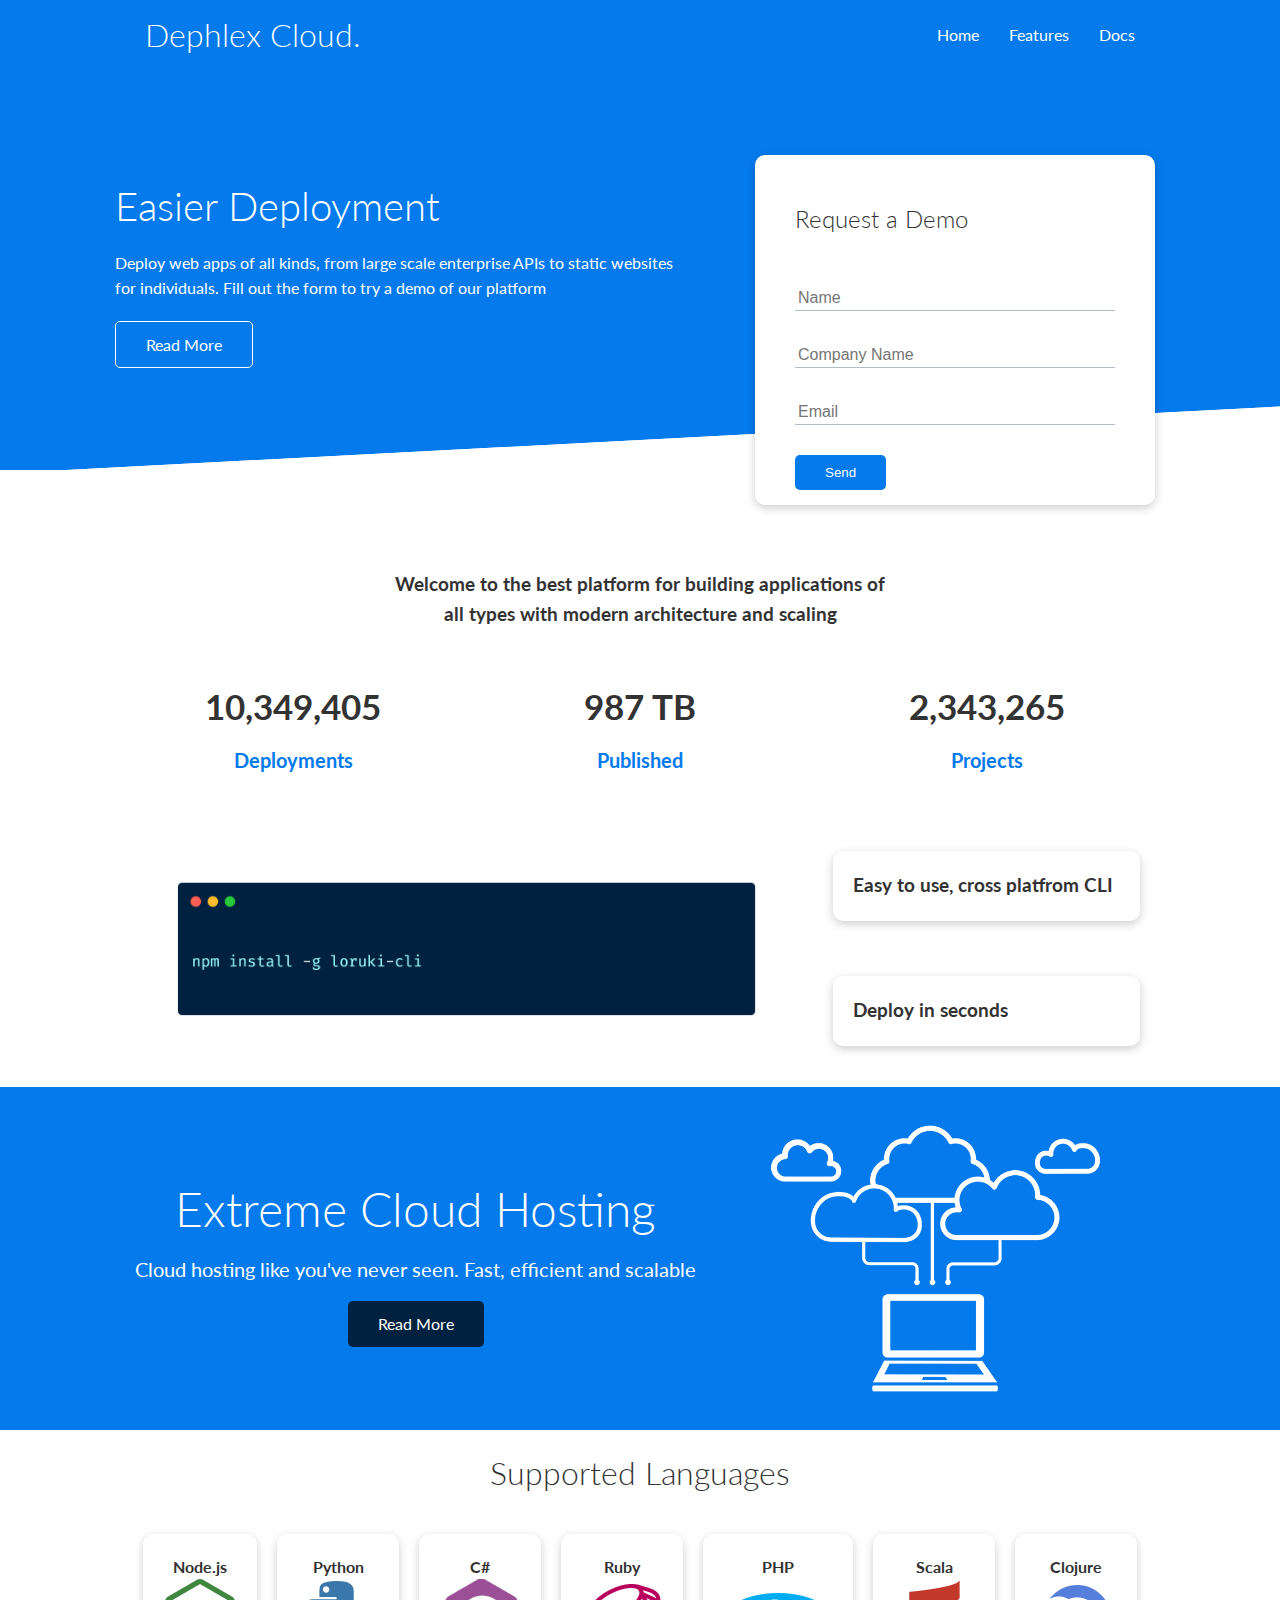
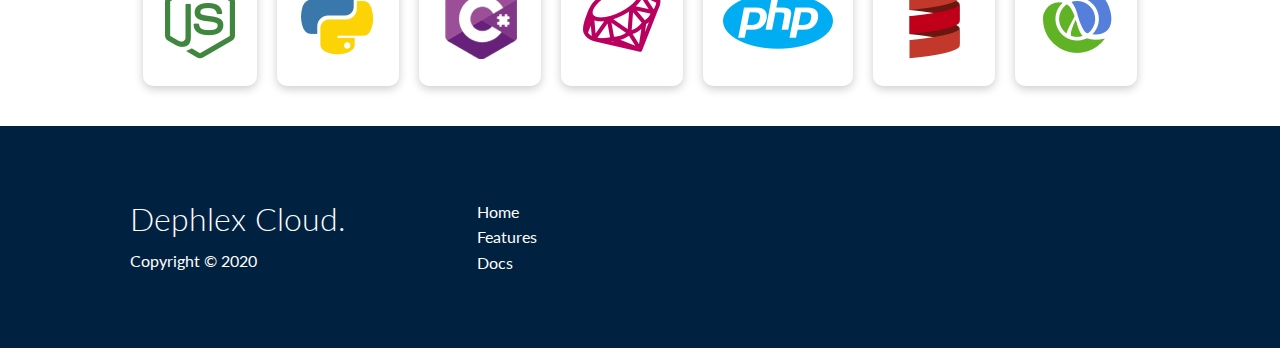
<file: index.html>
<!DOCTYPE html>
<html lang="en">
<head>
    <meta charset="UTF-8">
    <meta name="viewport" content="width=device-width, initial-scale=1.0">
    <link rel="stylesheet" href="https://cdnjs.cloudflare.com/ajax/libs/font-awesome/5.15.2/css/all.min.css" 
    integrity="sha512-HK5fgLBL+xu6dm/Ii3z4xhlSUyZgTT9tuc/hSrtw6uzJOvgRr2a9jyxxT1ely+B+xFAmJKVSTbpM/CuL7qxO8w==" 
    crossorigin="anonymous" />
    <link rel="stylesheet" href="css/utilities.css">
    <link rel="stylesheet" href="css/style.css">
    <title>Dephlex-Cloud | Cloud Hosting For Everyone</title>
</head>
<body>
    <!-- Navbar -->
    <div class="navbar">
        <div class="container flex">
            <h1 class="logo"><a href="index.html">Dephlex Cloud.</a></h1>
            <nav>
                <ul>
                    <li><a href="index.html">Home</a></li>
                    <li><a href="features.html">Features</a></li>
                    <li><a href="docs.html">Docs</a></li>
                </ul>
            </nav>
        </div>
    </div>

    <!-- Showcase -->
    <section class="showcase">
        <div class="container grid">
            <div class="showcase-text">
                <h1>Easier Deployment</h1>
                <p>Deploy web apps of all kinds, from 
                large scale enterprise APIs to static
                websites for individuals. Fill out the 
                form to try a demo of our platform</p>
                <a href="features.html" class="btn btn-outline">Read More</a>
            </div>
            <!-- <div class="square " id="square1"></div>
            <div class="square" id="square2"></div>
            <div class="square" id="square3"></div> -->

            <div class="showcase-form card">
                <h2>Request a Demo</h2>
                <form name="contact" method="POST" netlify-honeypot="bot-field" data-netlify="true">
                <input type="hidden" name="form-name" value="contact">
                <p class="hidden">
                    <label>Don’t fill this out if you’re human: <input
                    name="bot-field" /></label>
                </p>
                    <div class="form-control">
                        <input type="text" name="name" placeholder="Name" required>
                    </div>
                    <div class="form-control">
                        <input type="text" name="company" placeholder="Company Name" required>
                    </div>
                    <div class="form-control">
                        <input type="email" name="email" placeholder="Email" required>
                    </div>
                    <input type="submit" value="Send" class="btn btn-primary">
                </form>
            </div>
        </div>
    </section>

    <!-- Stats -->
    <section class="stats">
        <div class="container">
            <h3 class="stats-heading text-center my-1">
                Welcome to the best platform for building applications of all
                types with modern architecture and scaling
            </h3>

            <div class="grid grid-3 text-center my-4">
                <div>
                    <i class="fas fa-server fa-3x"></i>
                    <h3>10,349,405</h3>
                    <p class="text-secondary">Deployments</p>
                </div>
                <div>
                    <i class="fas fa-upload fa-3x"></i>
                    <h3>987 TB</h3>
                    <p class="text-secondary">Published</p>
                </div>
                <div>
                    <i class="fas fa-project-diagram fa-3x"></i>
                    <h3>2,343,265</h3>
                    <p class="text-secondary">Projects</p>
                </div>
            </div>
        </div>
    </section>

    <!-- Cli -->
    <section class="cli">
        <div class="container grid">
            <img src="images/cli.png" alt="">
            <div class="card">
                <h3>Easy to use, cross platfrom CLI</h3>
            </div>
            <div class="card">
                <h3>Deploy in seconds</h3>
            </div>
        </div>
    </section>

    <!-- Cloud -->
    <section class="cloud bg-primary my-2 py-2">
        <div class="container grid">
            <div class="text-center">
                <h2 class="lg">Extreme Cloud Hosting</h2>
                <p class="lead my-1">Cloud hosting like you've never seen.
                    Fast, efficient and scalable
                </p>
                <a href="feautes.html" class="btn btn-dark">Read More</a>
            </div>
            <img src="images/cloud.png" alt="">
        </div>
    </section>

    <!-- Languages -->
    <section class="languages">
        <h2 class="md text-center my-2">
            Supported Languages
        </h2>
        <div class="container flex">
            <div class="card">
                <h4>Node.js</h4>
                <img src="images/logos/node.png" alt="">
            </div>
            <div class="card">
                <h4>Python</h4>
                <img src="images/logos/python.png" alt="">
            </div>
            <div class="card">
                <h4>C#</h4>
                <img src="images/logos/csharp.png" alt="">
            </div>
            <div class="card">
                <h4>Ruby</h4>
                <img src="images/logos/ruby.png" alt="">
            </div>
            <div class="card">
                <h4>PHP</h4>
                <img src="images/logos/php.png" alt="">
            </div>
            <div class="card">
                <h4>Scala</h4>
                <img src="images/logos/scala.png" alt="">
            </div>
            <div class="card">
                <h4>Clojure</h4>
                <img src="images/logos/clojure.png" alt="">
            </div>
        </div>
    </section>

    <!-- Footer -->
    <footer class="footer bg-dark py-5">
        <div class="container grid grid-3">
            <div>
                <h1 class="logo"><a href="index.html">Dephlex Cloud.</a></h1>
                <p>Copyright &copy; 2020</p>
            </div>
            <nav>
                <ul>
                    <li><a href="index.html">Home</a></li>
                    <li><a href="features.html">Features</a></li>
                    <li><a href="docs.html">Docs</a></li>
                </ul>
            </nav>
            <div class="social">
                <a href="#"><i class="fab fa-github fa-2x"></i></a>
                <a href="#"><i class="fab fa-facebook fa-2x"></i></a>
                <a href="#"><i class="fab fa-instagram fa-2x"></i></a>
                <a href="#"><i class="fab fa-twitter fa-2x"></i></a>
            </div>
        </div>
    </footer>
    <script src="script.js"></script>
</body>
</html>
</file>
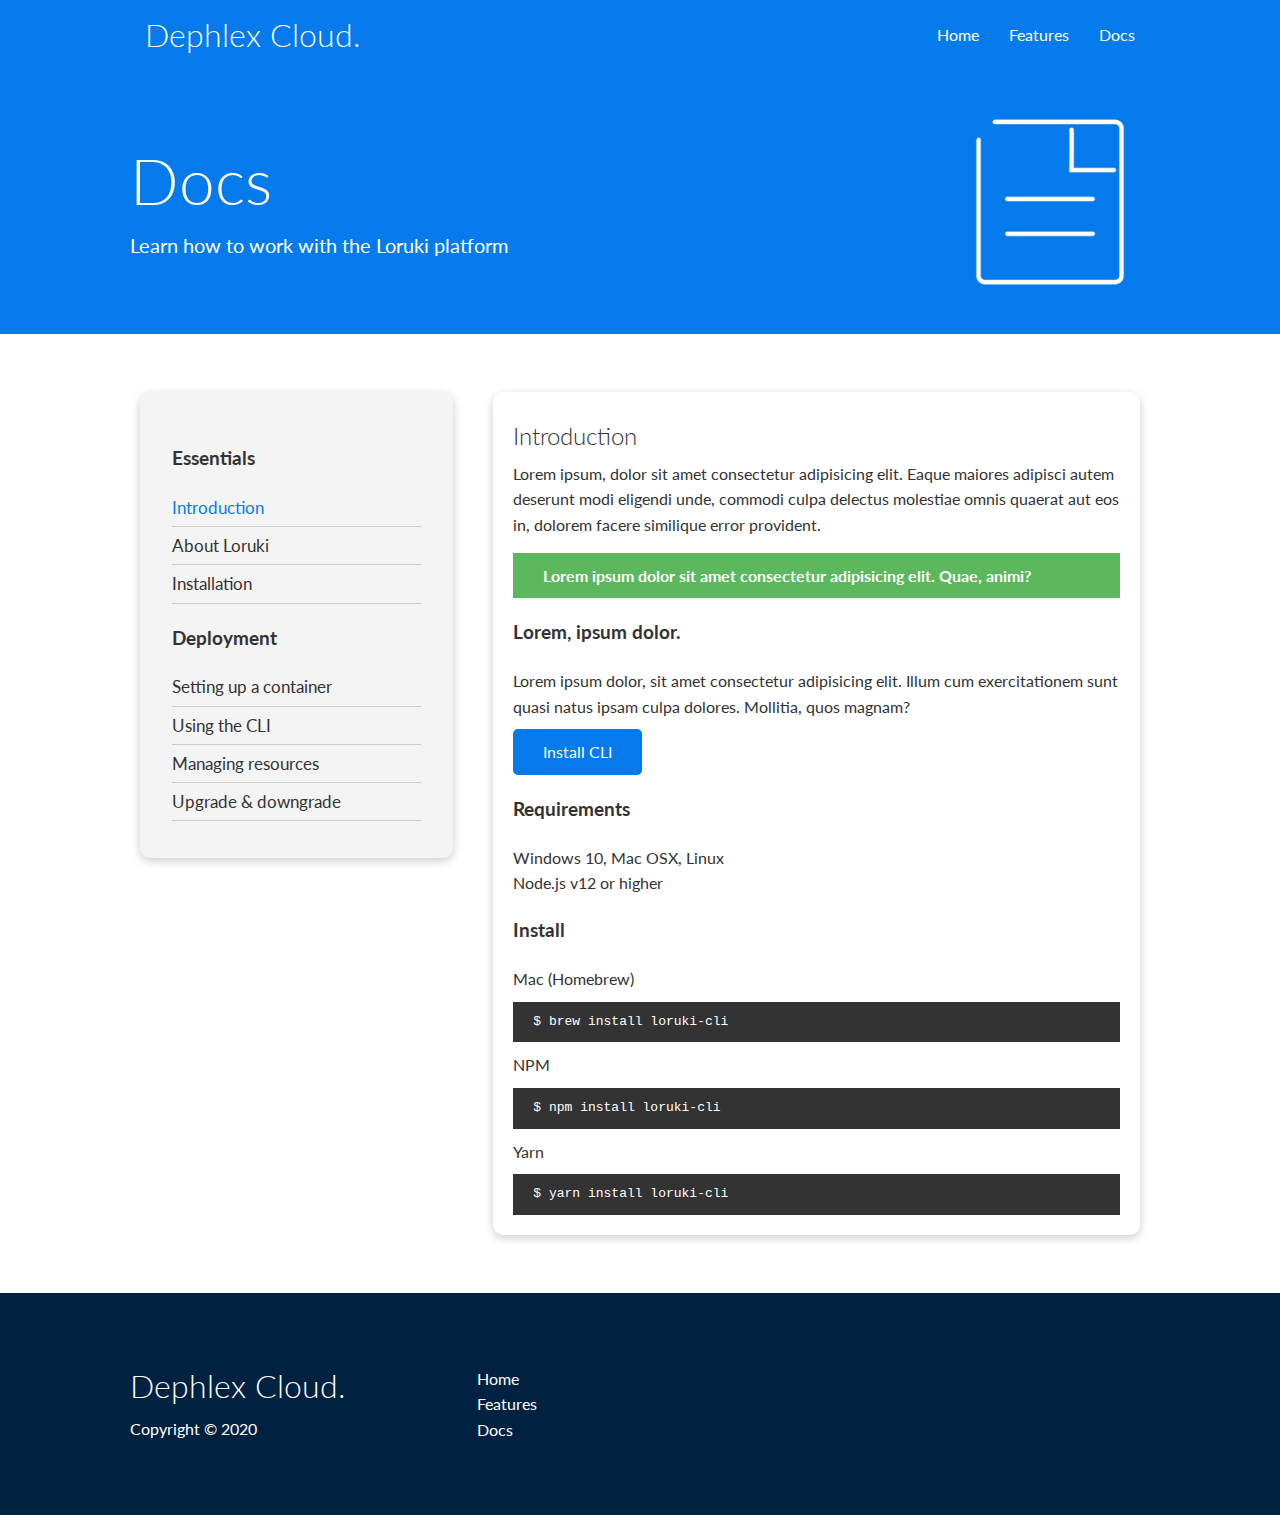
<file: docs.html>
<!DOCTYPE html>
<html lang="en">
<head>
    <meta charset="UTF-8">
    <meta name="viewport" content="width=device-width, initial-scale=1.0">
    <link rel="stylesheet" href="https://cdnjs.cloudflare.com/ajax/libs/font-awesome/5.15.2/css/all.min.css" 
    integrity="sha512-HK5fgLBL+xu6dm/Ii3z4xhlSUyZgTT9tuc/hSrtw6uzJOvgRr2a9jyxxT1ely+B+xFAmJKVSTbpM/CuL7qxO8w==" 
    crossorigin="anonymous" />
    <link rel="stylesheet" href="css/utilities.css">
    <link rel="stylesheet" href="css/style.css">
    <title>Dephlex-Cloud | Cloud Hosting For Everyone</title>
</head>
<body>
    <!-- Navbar -->
    <div class="navbar">
        <div class="container flex">
            <h1 class="logo"><a href="index.html">Dephlex Cloud.</a></h1>
            <nav>
                <ul>
                    <li><a href="index.html">Home</a></li>
                    <li><a href="features.html">Features</a></li>
                    <li><a href="docs.html">Docs</a></li>
                </ul>
            </nav>
        </div>
    </div>

    <!-- Head -->
    <section class="docs-head bg-primary py-3">
        <div class="container grid">
            <div>
                <h1 class="xl">Docs</h1>
                <p class="lead">Learn how to work with the Loruki platform</p>
            </div>
            <img src="images/docs.png" alt="">
        </div>
    </section>

    <!-- Docs-Main -->
    <section class="docs-main my-4">
        <div class="container grid">
            <div class="card bg-light p-3">
                <h3 class="my-2">Essentials</h3>
                <nav>
                    <ul>
                        <li><a class="text-primary" href="#">Introduction</a></li>
                        <li><a href="#">About Loruki</a></li>
                        <li><a href="#">Installation</a></li>
                    </ul>
                </nav>

                <h3 class="my-2">Deployment</h3>
                <nav>
                    <ul>
                        <li><a href="#">Setting up a container</a></li>
                        <li><a href="#">Using the CLI</a></li>
                        <li><a href="#">Managing resources</a></li>
                        <li><a href="#">Upgrade & downgrade</a></li>
                    </ul>
                </nav>
            </div>
            <div class="card">
                <h2>Introduction</h2>
                <p>Lorem ipsum, dolor sit amet consectetur adipisicing elit.
                Eaque maiores adipisci autem deserunt modi eligendi unde,
                commodi culpa delectus molestiae omnis quaerat aut eos in,
                dolorem facere similique error provident.</p>

                <div class="alert alert-success">
                    <i class="fas fa-info"></i> Lorem ipsum dolor sit amet
                    consectetur adipisicing elit. Quae, animi?

                </div>

                <h3>Lorem, ipsum dolor.</h3>
                <p>Lorem ipsum dolor, sit amet consectetur adipisicing elit.
                Illum cum exercitationem sunt quasi natus ipsam culpa dolores.
                Mollitia, quos magnam?</p>
                <a href="#" class="btn btn-primary">Install CLI</a>

                <h3>Requirements</h3>
                <ul>
                    <li>Windows 10, Mac OSX, Linux</li>
                    <li>Node.js v12 or higher</li>
                </ul>

                <h3>Install</h3>
                <p>Mac (Homebrew)</p>
                <pre><code>$ brew install loruki-cli</code></pre>

                <p>NPM</p>
                <pre><code>$ npm install loruki-cli</code></pre>

                <p>Yarn</p>
                <pre><code>$ yarn install loruki-cli</code></pre>
            </div>
        </div>
    </section>

    <!-- Footer -->
    <footer class="footer bg-dark py-5">
        <div class="container grid grid-3">
            <div>
                <h1 class="logo"><a href="index.html">Dephlex Cloud.</a></h1>
                <p>Copyright &copy; 2020</p>
            </div>
            <nav>
                <ul>
                    <li><a href="index.html">Home</a></li>
                    <li><a href="features.html">Features</a></li>
                    <li><a href="docs.html">Docs</a></li>
                </ul>
            </nav>
            <div class="social">
                <a href="#"><i class="fab fa-github fa-2x"></i></a>
                <a href="#"><i class="fab fa-facebook fa-2x"></i></a>
                <a href="#"><i class="fab fa-instagram fa-2x"></i></a>
                <a href="#"><i class="fab fa-twitter fa-2x"></i></a>
            </div>
        </div>
    </footer>
</body>
</html>
</file>
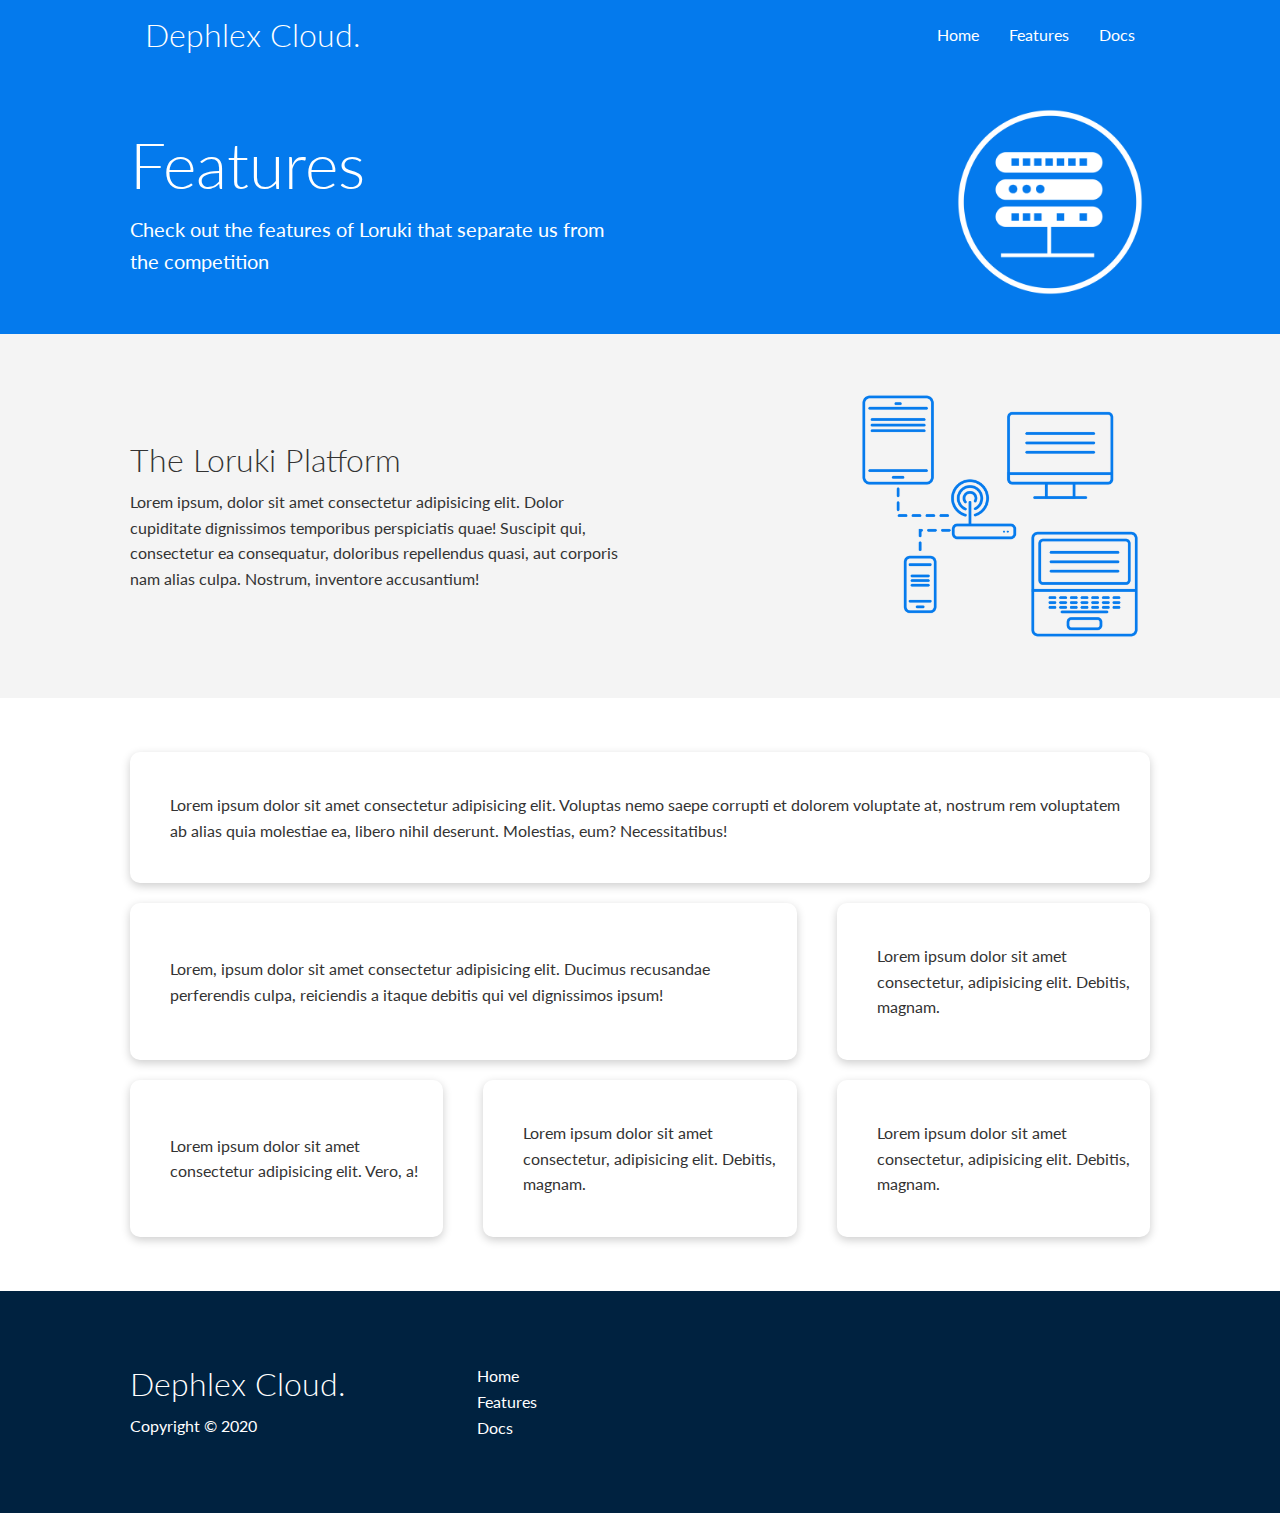
<file: features.html>
<!DOCTYPE html>
<html lang="en">
<head>
    <meta charset="UTF-8">
    <meta name="viewport" content="width=device-width, initial-scale=1.0">
    <link rel="stylesheet" href="https://cdnjs.cloudflare.com/ajax/libs/font-awesome/5.15.2/css/all.min.css" 
    integrity="sha512-HK5fgLBL+xu6dm/Ii3z4xhlSUyZgTT9tuc/hSrtw6uzJOvgRr2a9jyxxT1ely+B+xFAmJKVSTbpM/CuL7qxO8w==" 
    crossorigin="anonymous" />
    <link rel="stylesheet" href="css/utilities.css">
    <link rel="stylesheet" href="css/style.css">
    <title>Dephlex-Cloud | Cloud Hosting For Everyone</title>
</head>
<body>
    <!-- Navbar -->
    <div class="navbar">
        <div class="container flex">
            <h1 class="logo"><a href="index.html">Dephlex Cloud.</a></h1>
            <nav>
                <ul>
                    <li><a href="index.html">Home</a></li>
                    <li><a href="features.html">Features</a></li>
                    <li><a href="docs.html">Docs</a></li>
                </ul>
            </nav>
        </div>
    </div>

    <!-- Head -->
    <section class="features-head bg-primary py-3">
        <div class="container grid">
            <div>
                <h1 class="xl">Features</h1>
                <p class="lead">Check out the features of Loruki that
                    separate us from the competition</p>
            </div>
            <img src="images/server.png" alt="">
        </div>
    </section>

    <!-- Sub head -->
    <section class="features-sub-head bg-light py-3">
        <div class="container grid">
            <div>
                <h1 class="md">The Loruki Platform</h1>
                <p>Lorem ipsum, dolor sit amet consectetur adipisicing elit.
                Dolor cupiditate dignissimos temporibus perspiciatis quae!
                Suscipit qui, consectetur ea consequatur,
                doloribus repellendus quasi, aut corporis nam alias culpa.
                Nostrum, inventore accusantium!</p>
            </div>
            <img src="images/server2.png" alt="">
        </div>
    </section>

    <!-- Features-Main -->
    <section class="features-main my-2">
        <div class="container grid grid-3">
            <div class="card flex">
                <i class="fas fa-server fa-3x"></i>
                <p>Lorem ipsum dolor sit amet consectetur adipisicing elit.
                Voluptas nemo saepe corrupti et dolorem voluptate at,
                nostrum rem voluptatem ab alias quia molestiae ea,
                libero nihil deserunt. Molestias, eum? Necessitatibus!</p>
            </div>
            <div class="card flex">
                <i class="fas fa-network-wired fa-3x"></i>
                <p>Lorem, ipsum dolor sit amet consectetur adipisicing elit.
                Ducimus recusandae perferendis culpa, reiciendis a itaque
                debitis qui vel dignissimos ipsum!</p>
            </div>
            <div class="card flex">
                <i class="fas fa-laptop-code fa-3x"></i>
                <p>Lorem ipsum dolor sit amet consectetur,
                adipisicing elit. Debitis, magnam.</p>
            </div>
            <div class="card flex">
                <i class="fas fa-database fa-3x"></i>
                <p>Lorem ipsum dolor sit amet consectetur adipisicing elit.
                Vero, a!</p>
            </div>
            <div class="card flex">
                <i class="fas fa-power-off fa-3x"></i>
                <p>Lorem ipsum dolor sit amet consectetur, adipisicing elit.
                Debitis, magnam.</p>
            </div>
            <div class="card flex">
                <i class="fas fa-upload fa-3x"></i>
                <p>Lorem ipsum dolor sit amet consectetur, adipisicing elit.
                Debitis, magnam.</p>
            </div>
        </div>
    </section>

    <!-- Footer -->
    <footer class="footer bg-dark py-5">
        <div class="container grid grid-3">
            <div>
                <h1 class="logo"><a href="index.html">Dephlex Cloud.</a></h1>
                <p>Copyright &copy; 2020</p>
            </div>
            <nav>
                <ul>
                    <li><a href="index.html">Home</a></li>
                    <li><a href="features.html">Features</a></li>
                    <li><a href="docs.html">Docs</a></li>
                </ul>
            </nav>
            <div class="social">
                <a href="#"><i class="fab fa-github fa-2x"></i></a>
                <a href="#"><i class="fab fa-facebook fa-2x"></i></a>
                <a href="#"><i class="fab fa-instagram fa-2x"></i></a>
                <a href="#"><i class="fab fa-twitter fa-2x"></i></a>
            </div>
        </div>
    </footer>
</body>
</html>
</file>
<file: css/utilities.css>
/* Utilities (these are classes we used all around the website) */
.container {
    max-width: 1100px;
    margin: 0 auto;
    overflow: auto;
    padding: 0 40px;
}

.card {
    background-color: #fff;
    color: #333;
    border-radius: 10px;
    box-shadow: 0 3px 10px rgba(0, 0, 0, 0.2);
    padding: 20px;
    margin: 10px;
}

.btn {
    display: inline-block;
    padding: 10px 30px;
    cursor: pointer;
    background: var(--primary-color);
    color: #fff;
    border: none;
    border-radius: 5px;
}

.btn-outline {
    background-color: transparent;
    border: 1px #fff solid;
}

.btn:hover {
    transform: scale(0.98);
}

/* Backgrounds & colored buttons */
.bg-primary,
.btn-primary {
    background-color: var(--primary-color);
    color: #fff;
}

.bg-secondary,
.btn-secondary {
    background-color: var(--secondary-color);
    color: #fff;
}

.bg-dark,
.btn-dark {
    background-color: var(--dark-color);
    color: #fff;
}

.bg-light,
.btn-light {
    background-color: var(--light-color);
    color: #333;
}

.bg-primary a,
.btn-primary a,
.bg-secondary a,
.btn-secondary a,
.bg-dark a,
.btn-dark a {
    color: #fff;
} 

/* Text Colors */
.text-primary {
    color: var(--primary-color);
}

.text-secondary {
    color: var(--secondary-color);
}

.text-dark {
    color: var(--dark-color);
}

.text-light {
    color: var(--light-color);
}

/* Text Sizes */
.lead {
    font-size: 20px;
}

.sm {
    font-size: 1rem;
}

.md {
    font-size: 2rem;
}

.lg {
    font-size: 3rem;
}

.xl {
    font-size: 4rem;
}

.text-center {
    text-align: center;
}

/* Alert */
.alert {
    background-color: var(--light-color);
    padding: 10px 20px;
    font-weight: bold;
    margin: 15px 0;
}
.alert-success {
    background-color: var(--success-color);
    color: #fff;
}

.alert-error {
    background-color: var(--error-color);
    color: #fff;
}

.alert i {
    margin-right: 10px;
}

.flex {
    display: flex;
    justify-content: center;
    align-items: center;
    height: 100%;
}

.grid {
    display: grid;
    grid-template-columns: repeat(2, 1fr);
    gap: 20px;
    justify-content: center;
    align-items: center;
    height: 100%;
}

.grid-3 {
    grid-template-columns: repeat(3, 1fr);
}

/* Margins */
/* a rem is a CSS unit which means it's a multiplier of the root elemtents font size */
.my-1 {
    margin: 1rem 0;
}

.my-2 {
    margin: 1.5rem 0;
}

.my-3 {
    margin: 2rem 0;
}

.my-4 {
    margin: 3rem 0;
}

.my-5 {
    margin: 4rem 0;
}

.m-1 {
    margin: 1rem;
}

.m-2 {
    margin: 1.5rem;
}

.m-3 {
    margin: 2rem;
}

.m-4 {
    margin: 3rem;
}

.m-5 {
    margin: 4rem;
}

/* Paddings */
.py-1 {
    padding: 1rem 0;
}

.py-2 {
    padding: 1.5rem 0;
}

.py-3 {
    padding: 2rem 0;
}

.py-4 {
    padding: 3rem 0;
}

.py-5 {
    padding: 4rem 0;
}

.p-1 {
    padding: 1rem;
}

.p-2 {
    padding: 1.5rem;
}

.p-3 {
    padding: 2rem;
}

.p-4 {
    padding: 3rem;
}

.p-5 {
    padding: 4rem;
}
</file>
<file: css/style.css>
@import url('https://fonts.googleapis.com/css2?family=Lato:wght@300&display=swap');

/* this is a CUSTOM PROPERTIES:- They are basically variables in CSS */
/* They are defined by a scope */
:root {
    --primary-color: #047aed;
    --secondary-color:#1c3fa8;
    --dark-color:#002240;
    --light-color:#f4f4f4;
    --success-color:#5cb85c;
    --error-color:#d9534f;
}

* {
    box-sizing: border-box;
    padding: 0;
    margin: 0;
}

body {
    font-family: 'Lato', sans-serif;
    color: #333;
    line-height: 1.6;
}

ul {
    list-style-type: none;
}

a{
    text-decoration: none;
    color: #333;
}

h1,
h2 {
    font-weight: 300;
    line-height: 1.2;
    margin: 10px 0;
}

p {
    margin: 10px 0;

}

img {
    width: 100%;
}

code, pre {
    background: #333;
    color: #fff;
    padding: 10px;
}

.hidden {
    visibility: hidden;
    height: 0;
}

/* Navbar */
.navbar {
    background-color: var(--primary-color) ;
    color: #fff;
    height: 70px;
}

.navbar .logo a:hover {
    border-bottom: none;
}

.navbar ul {
    display: flex;
}

.navbar a {
    color: #fff;
    padding: 10px;
    margin: 0 5px;
}

.navbar a:hover {
    border-bottom: 2px #fff solid;
}

.navbar .flex {
    justify-content: space-between;
}

/* Showcase */
.showcase {
    height: 400px;
    background-color: var(--primary-color);
    color: #fff;
    position: relative;
}

.showcase h1 {
    font-size: 40px;
}

.showcase p {
    margin: 20px 0;
}

.showcase .grid {
    overflow: visible;
    grid-template-columns: 55% 45%;
    gap: 30px;
}

.showcase-text {
    animation: slideInFromLeft 1s ease-in;
}

.showcase-form {
    position: relative;
    top: 60px;
    height: 350px;
    width: 400px;
    padding: 40px;
    z-index: 100;
    justify-self: flex-end;
    animation: slideInFromRight 1s ease-in;
}

.showcase-form .form-control {
    margin: 30px 0;
}

.showcase-form input[type='text'],
.showcase-form input[type='email'] {
    border: 0;
    border-bottom: 1px solid #b4becb;
    width: 100%;
    padding: 3px;
    font-size: 16px;
}

.showcase-form input:focus {
    outline: none;
}

/* These are pseudo-selectors */
.showcase::before,
.showcase::after {
    content: '';
    position: absolute;
    height: 100px;
    bottom: -70px;
    right: 0;
    left: 0;
    background-color: #fff;
    transform: skewY(-3deg);
    -webkit-transform: skewY(-3deg);
    -moz-transform: skewY(-3deg);
    -ms-transform: skewY(-3deg);
}

/* Stats */
.stats {
    padding-top: 100px;
    animation: slideInFromBottom 1s ease-in;
}

.stats-heading {
    max-width: 500px;
    margin: auto;
}

.stats .grid h3 {
    font-size: 35px;
}

.stats .grid p {
    font-size: 20px;
    font-weight: bold;
    color: #047aed;
}

/* CLI */
.cli .grid {
    grid-template-columns: repeat(3, 1fr);
    grid-template-rows: repeat(2, 1fr);
}

.cli .grid > *:first-child {
    grid-column: 1 / span 2;
    grid-row: 1 / span 2;
}

/* Cloud */
.cloud .grid {
    grid-template-columns: 4fr 3fr;
}

/* Languages */
.languages .flex {
    flex-wrap: wrap;
}

.languages .card {
    text-align: center;
    margin: 18px 10px 40px;
    transition: transform 0.2s ease-in;
}

.langugaes .card h4 {
    font-size: 20px;
    margin-bottom: 10px;
}

.languages .card:hover {
    transform: translateY(-15px);
}

/* Features */
.features-head img, .docs-head img {
    width: 200px;
    justify-self: flex-end;
}

.features-sub-head img {
    width: 300px;
    justify-self: flex-end;
}

.features-main .card > i {
    margin-right: 20px;
}

.features-main .grid {
    padding: 30px;
}

.features-main .grid > *:first-child {
    grid-column: 1 / span 3;
}

.features-main .grid > *:nth-child(2) {
    grid-column: 1 / span 2;
}

/* Docs */
.docs-main h3 {
    margin: 20px 0;
}

.docs-main .grid {
    grid-template-columns: 1fr 2fr;
    align-items: flex-start;
}

.docs-main nav li {
    font-size: 17px;
    padding-bottom: 5px;
    margin-bottom: 5px;
    border-bottom: 1px #ccc solid;
}

.docs-main a:hover {
    font-weight: bold;
}


/* Footer */
.footer .social a {
    margin: 0 10px;
}

/* Animations */
@keyframes slideInFromLeft {
    0% {
        transform: translateX(-100%);
    }

    100% {
        transform: translateX(0);
    }
}

@keyframes slideInFromRight {
    0% {
        transform: translateX(100%);
    }

    100% {
        transform: translateX(0);
    }
}

@keyframes slideInFromTop {
    0% {
        transform: translateY(-100%);
    }

    100% {
        transform: translateX(0);
    }
}

@keyframes slideInFromBottom {
    0% {
        transform: translateY(100%);
    }

    100% {
        transform: translateX(0);
    }
}


/* Tablets and Under */
@media(max-width: 768px) {
    .grid,
    .showcase .grid,
    .stats .grid,
    .cli .grid,
    .cloud .grid,
    .features-main .grid,
    .docs-main .grid {
        grid-template-columns: 1fr;
        grid-template-rows: 1fr;
    }

    .showcase {
        height: auto;
    }

    .showcase-text {
        text-align: center;
        margin-top: 40px;
        animation: slideInFromTop 1s ease-in;
    }

    .showcase-form {
        justify-self: center;
        margin: auto;
        animation: slideInFromBottom 1s ease-in;
    }

    .cli .grid > *:first-child {
        grid-column: 1;
        grid-row: 1;
    }

    .features-head,
    .features-sub-head,
    .docs-head {
        text-align: center;
    }

    .features-head img,
    .features-sub-head img,
    .docs-head img {
        justify-self: center;
    }

    .features-main .grid > *:first-child,
    .features-main .grid > *:nth-child(2) {
        grid-column: 1;
    }
}

/* Mobile */
@media(max-width: 500px) {
    .navbar {
        height: 110px;
    }

    .navbar .flex {
        flex-direction: column;
    }

    .navbar ul {
        padding: 10px;
        background-color: rgba(0, 0, 0, 0.1);
    }

    .showcase-form {
        width: 300px;
    }
}


/* .square {
    width: 50px;
    height: 50px;
    background-color: #333;
} */
</file>
